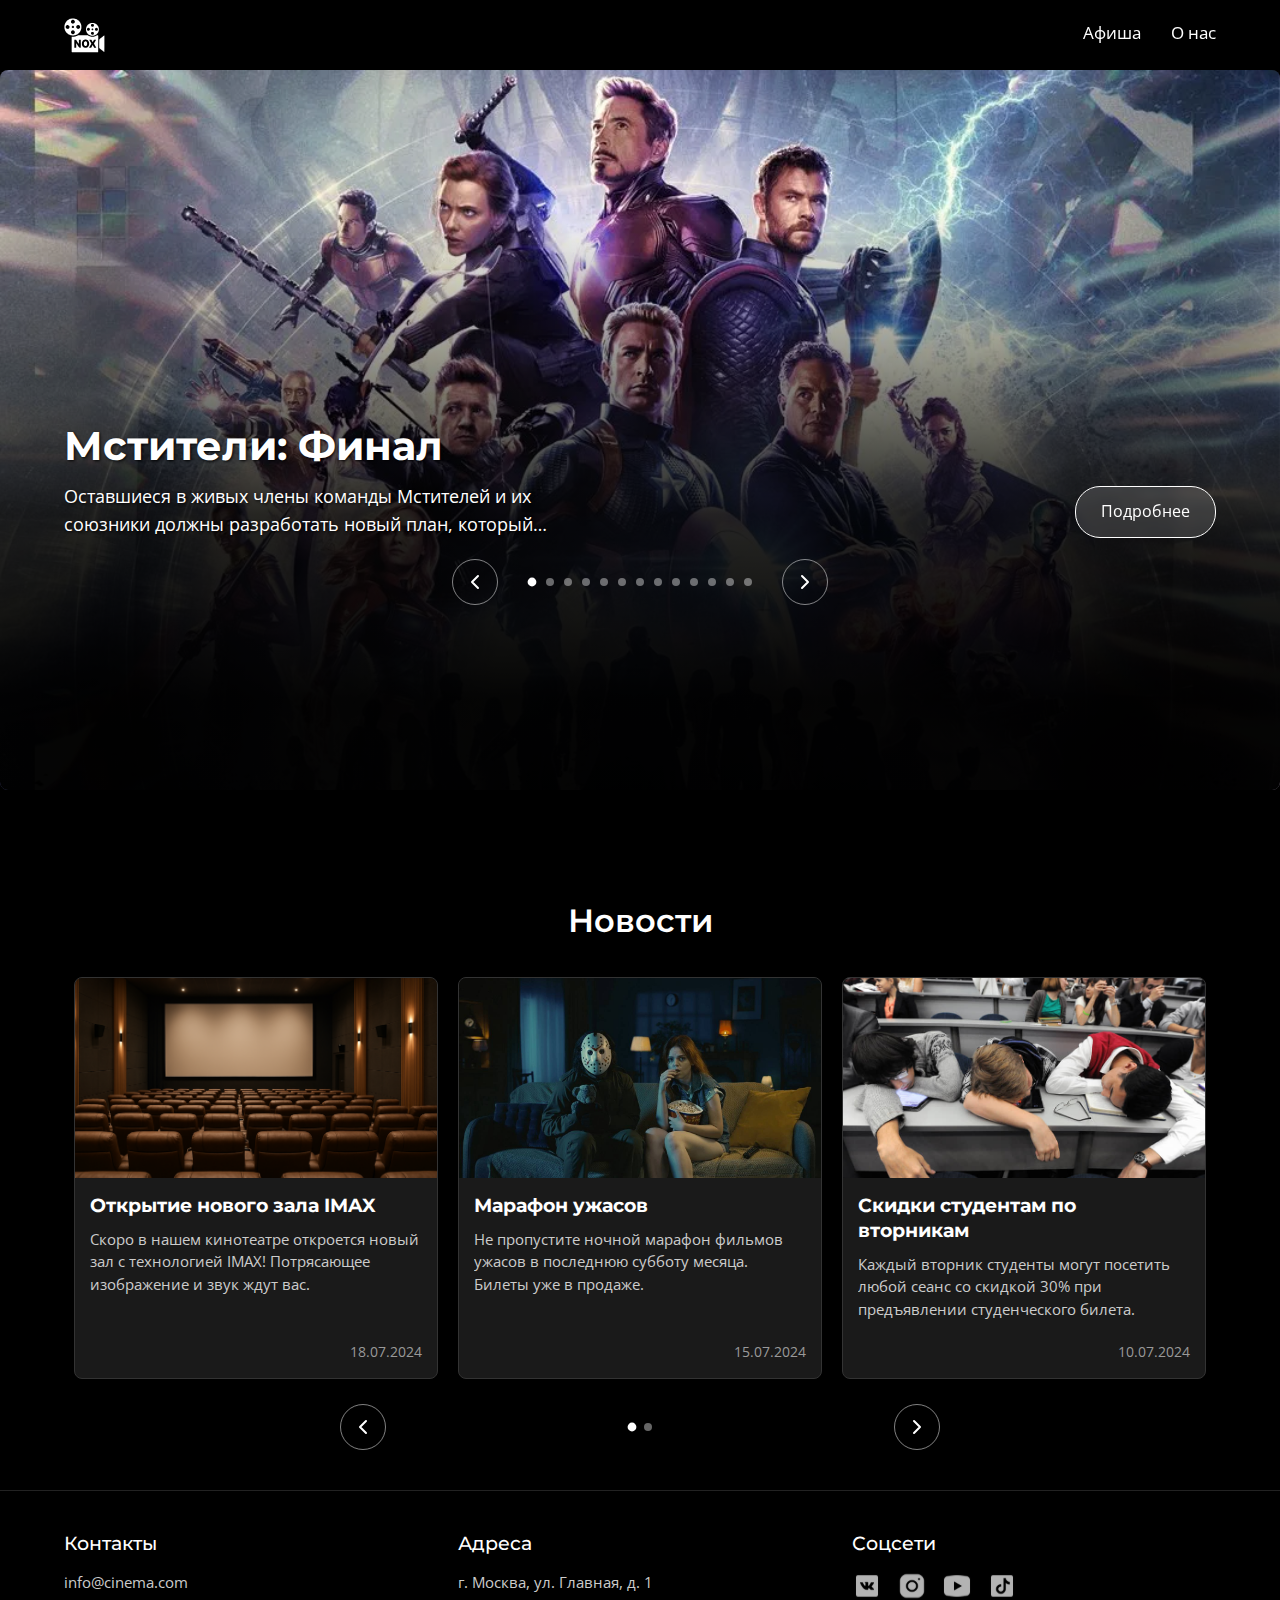
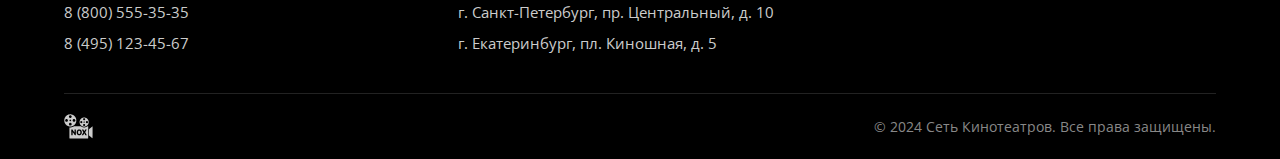
<file: Курсовой финал/index.html>
<!-- --- START OF FILE index.html (Новая структура) --- -->
<!DOCTYPE html>
<html lang="ru">
<head>
    <meta charset="UTF-8">
    <meta name="viewport" content="width=device-width, initial-scale=1.0">
    <title>Сеть Кинотеатров - Главная</title>
    <link rel="stylesheet" href="css/main.css"> 
</head>
<body>
    <div id="header-placeholder"></div>

    <main>

        <section class="recommendations">

            <div class="slider-container recommendations-slider-container">
                <div class="slides recommendations-slides">
                </div>

                <div class="slider-controls recommendations-controls">
                    <button class="slider-btn prev rec-prev" aria-label="Предыдущий слайд">
                        <svg width="24" height="24" viewBox="0 0 24 24" fill="none" xmlns="http://www.w3.org/2000/svg"><path d="M15 18L9 12L15 6" stroke="white" stroke-width="2" stroke-linecap="round" stroke-linejoin="round"/></svg>
                    </button>
                    <div class="slider-dots recommendations-dots">
                    </div>
                    <button class="slider-btn next rec-next" aria-label="Следующий слайд">
                        <svg width="24" height="24" viewBox="0 0 24 24" fill="none" xmlns="http://www.w3.org/2000/svg"><path d="M9 18L15 12L9 6" stroke="white" stroke-width="2" stroke-linecap="round" stroke-linejoin="round"/></svg>
                    </button>
                </div>

                <div class="recommendation-content-overlay" id="rec-content-overlay">
                    <div class="slide-text">
                        <h2 id="rec-title-overlay"></h2>
                        <p id="rec-description-overlay"></p>
                    </div>
                    <a href="#" class="details-button" id="rec-details-button-overlay">Подробнее</a>
                </div>

            </div>

            <div class="recommendation-content-below" id="rec-content-below">
                <div class="slide-text">
                    <h2 id="rec-title-below"></h2>
                    <p id="rec-description-below"></p>
                </div>
                <a href="#" class="details-button" id="rec-details-button-below">Подробнее</a>
            </div>

        </section>


        <section class="news">
            <h2 class="section-title">Новости</h2>
            <div class="slider-container news-slider-container">
                <div class="slides news-slides">
                </div>
                 <div class="slider-controls news-controls">
                     <button class="slider-btn prev news-prev" aria-label="Предыдущая новость">
                         <svg width="24" height="24" viewBox="0 0 24 24" fill="none" xmlns="http://www.w3.org/2000/svg"><path d="M15 18L9 12L15 6" stroke="white" stroke-width="2" stroke-linecap="round" stroke-linejoin="round"/></svg>
                     </button>
                    <div class="slider-dots news-dots">
                    </div>
                    <button class="slider-btn next news-next" aria-label="Следующая новость">
                        <svg width="24" height="24" viewBox="0 0 24 24" fill="none" xmlns="http://www.w3.org/2000/svg"><path d="M9 18L15 12L9 6" stroke="white" stroke-width="2" stroke-linecap="round" stroke-linejoin="round"/></svg>
                    </button>
                </div>
            </div>
        </section>

    </main>

    <div id="footer-placeholder"></div>

    <script src="js/commonLoader.js"></script>
    <script src="js/dataLoader.js"></script>
    <script src="js/slider.js"></script>
    <script src="js/home.js"></script>
</body>
</html>
<!-- --- END OF FILE index.html --- -->
</file>
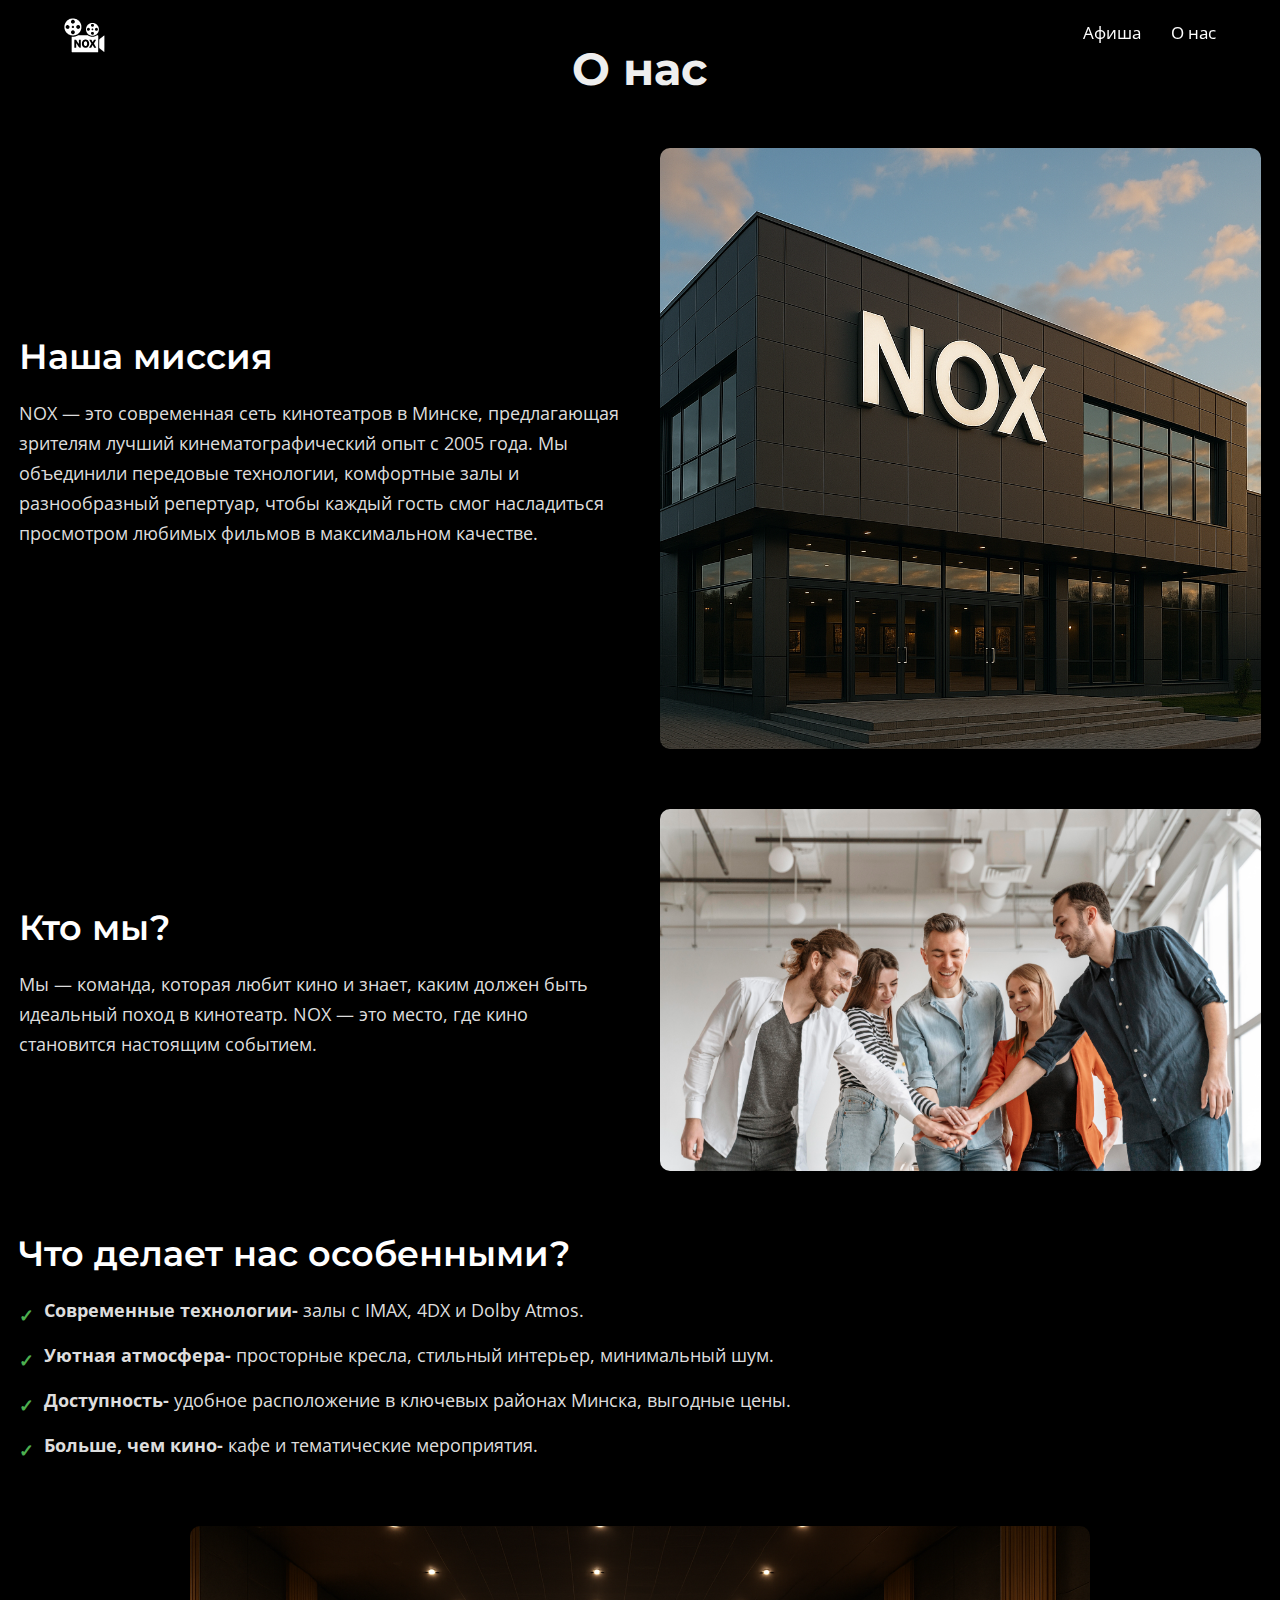
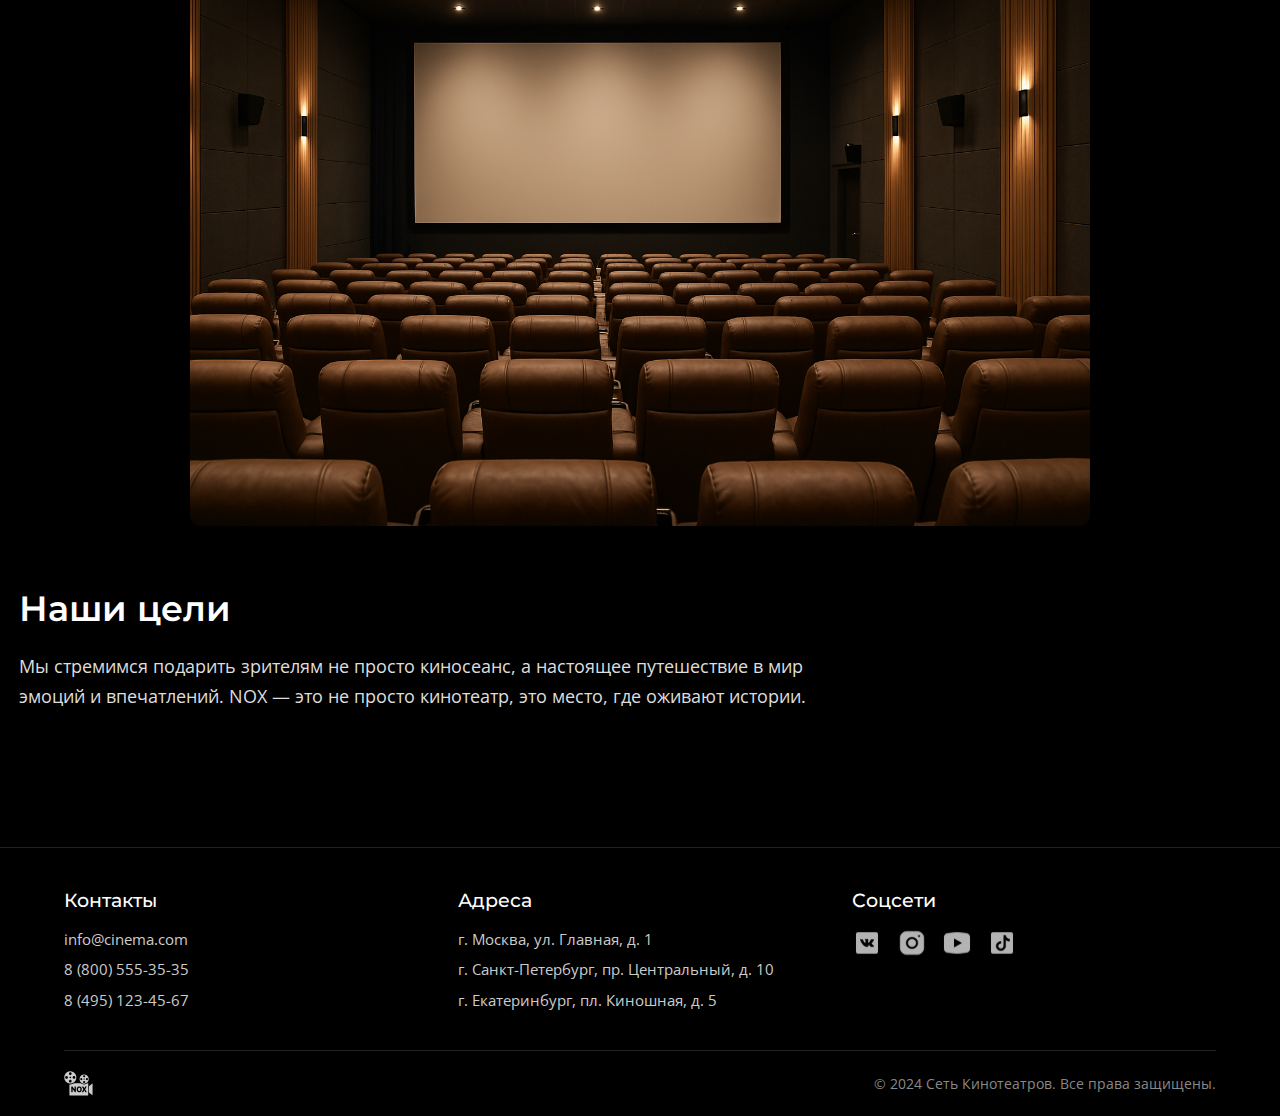
<file: Курсовой финал/about.html>
<!-- --- STARRT OF FILE about.html --- -->
<!DOCTYPE html>
<html lang="ru">
<head>
    <meta charset="UTF-8">
    <meta name="viewport" content="width=device-width, initial-scale=1.0">
    <title>О нас - Сеть Кинотеатров</title>
    <link rel="stylesheet" href="css/main.css">
</head>
<body>
    <div id="header-placeholder"></div>

    <main class="about-page">

        <h1>О нас</h1>

        <section class="about-section">
            <div class="about-text">
                <h2>Наша миссия</h2>
                <p>NOX — это современная сеть кинотеатров в Минске, предлагающая зрителям лучший кинематографический опыт с 2005 года. Мы объединили передовые технологии, комфортные залы и разнообразный репертуар, чтобы каждый гость смог насладиться просмотром любимых фильмов в максимальном качестве.</p>
            </div>
            <div class="about-image">
                <img src="images/NOX.png" alt="Комфортный зал кинотеатра">
            </div>
        </section>

        <section class="about-section">
           <div class="about-text">
                <h2>Кто мы?</h2>
                <p>Мы — команда, которая любит кино и знает, каким должен быть идеальный поход в кинотеатр. NOX — это место, где кино становится настоящим событием.</p>
            </div>
           <div class="about-image">
                <img src="images/TEAM.jpg" alt="Команда кинотеатра">
            </div>
        </section>

         <section class="about-section layout-full-width">
            <div class="about-text-full">
                <h2>Что делает нас особенными?</h2>
                <ul>
                    <li><strong>Современные технологии-</strong> залы с IMAX, 4DX и Dolby Atmos.</li>
                    <li><strong>Уютная атмосфера-</strong> просторные кресла, стильный интерьер, минимальный шум.</li>
                    <li><strong>Доступность-</strong>  удобное расположение в ключевых районах Минска, выгодные цены.</li>
                    <li><strong> Больше, чем кино-</strong>  кафе и тематические мероприятия.</li>
                </ul>
            </div>
            <div class="about-image-below">
                 <img src="images/ZAL.png" alt="Технологии кинопоказа">
            </div>
        </section>

        <section class="about-section layout-full-width">
            <div class="about-text-full">
                <h2>Наши цели</h2>
                <p>Мы стремимся подарить зрителям не просто киносеанс, а настоящее путешествие в мир эмоций и впечатлений. NOX — это не просто кинотеатр, это место, где оживают истории.</p>
            </div>
        </section>

    </main>

    <div id="footer-placeholder"></div>

    <script src="js/commonLoader.js"></script>
</body>
</html>
<!-- --- END OF FILE about.html --- -->
</file>
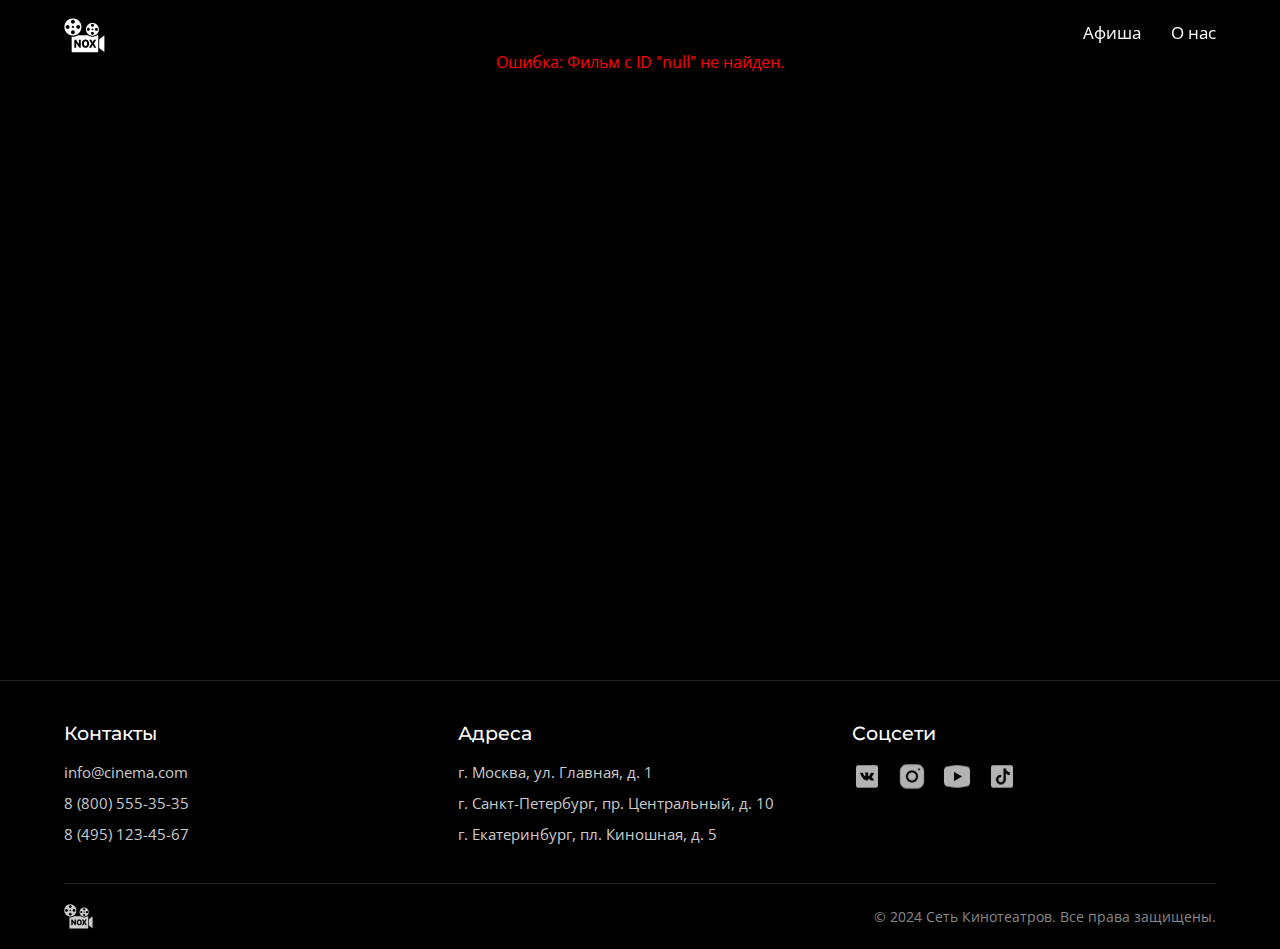
<file: Курсовой финал/movie-details.html>
<!-- --- START OF FILE movie-details.html --- -->
<!DOCTYPE html>
<html lang="ru">
<head>
    <meta charset="UTF-8">
    <meta name="viewport" content="width=device-width, initial-scale=1.0">
    <title>Название фильма - Сеть Кинотеатров</title>
    <link rel="stylesheet" href="css/main.css">
</head>
<body>
    <div id="header-placeholder"></div>

    <main class="movie-detail-page">
        <section class="movie-hero">
             <img src="" alt="" id="movie-hero-image">
            <div class="hero-overlay"></div>
            <button class="play-trailer" id="play-trailer-btn" aria-label="Смотреть трейлер">
                <svg width="80" height="80" viewBox="0 0 24 24" fill="none" xmlns="http://www.w3.org/2000/svg"><path d="M5 3L19 12L5 21V3Z" fill="white" stroke="white" stroke-width="1" stroke-linejoin="round"/></svg>
            </button>
        </section>

        <section class="movie-info">
            <h1 id="movie-title">Название фильма</h1>

            <div class="movie-meta">
                <p id="movie-genres">Жанры</p>
                <p id="movie-release">Премьера: дата</p>
                <p id="movie-duration">Продолжительность: мин.</p>
                <p id="movie-age">Возраст</p>
            </div>

            <p class="director-info"><strong>Режиссер:</strong> <span id="movie-director">Имя</span></p>

            <h2>Описание</h2>
            <p id="movie-description">Описание фильма...</p>

            <section class="movie-schedule-section" id="movie-schedule" style="display: none;">
                <h2>Расписание сеансов</h2>
                <div class="schedule-controls">
                    <label for="movie-date-selector">Выберите дату:</label>
                    <select id="movie-date-selector" aria-label="Выбор даты сеанса">
                    </select>
                </div>
                <div id="movie-showtimes-list" class="showtimes-list">
                    <p class="no-showtimes-message" style="display: none;">Нет сеансов на выбранную дату.</p>
                </div>
                 <p class="no-schedule-message" style="display: none;">К сожалению, для этого фильма нет доступных сеансов.</p>
            </section>

        </section>

        <div id="trailer-modal" class="modal">
            <div class="modal-content">
                <button class="close-modal" id="close-trailer-modal" aria-label="Закрыть трейлер">×</button>
                <div class="video-container">
                    <iframe id="trailer-iframe" width="560" height="315" src="" title="YouTube video player" frameborder="0" allow="accelerometer; autoplay; clipboard-write; encrypted-media; gyroscope; picture-in-picture; web-share" allowfullscreen></iframe>
                </div>
            </div>
        </div>
    </main>

    <div id="footer-placeholder"></div>

    <script src="js/commonLoader.js"></script>
    <script src="js/dataLoader.js"></script>
    <script src="js/moviePage.js"></script>
</body>
</html>
<!-- --- END OF FILE movie-details.html --- -->
</file>
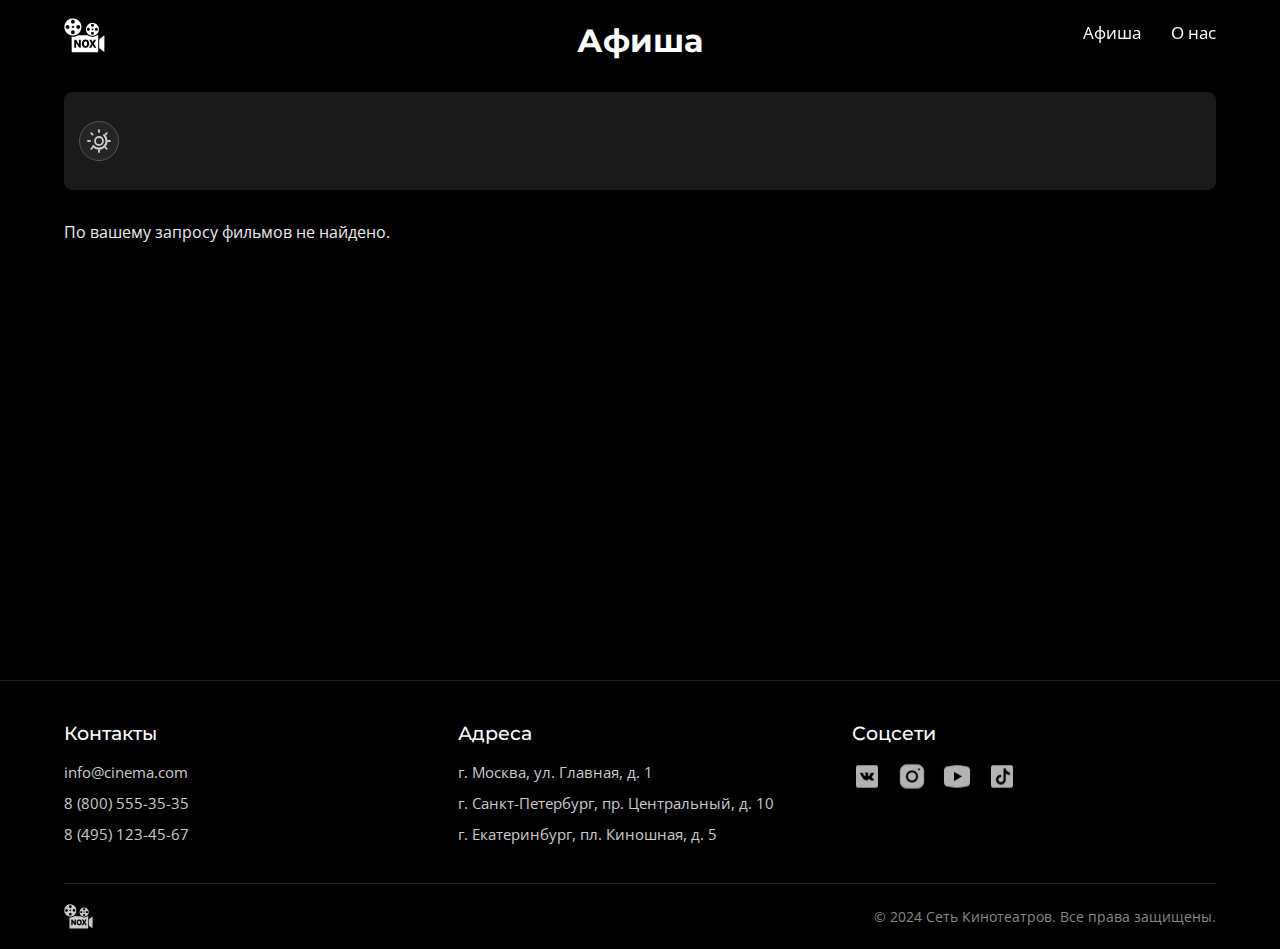
<file: Курсовой финал/schedule.html>
<!-- START OF FILE schedule.html -->
<!DOCTYPE html>
<html lang="ru">
<head>
    <meta charset="UTF-8">
    <meta name="viewport" content="width=device-width, initial-scale=1.0">
    <title>Афиша - Сеть Кинотеатров</title>
    <link rel="stylesheet" href="css/main.css">
</head>
<body>
    <div id="header-placeholder"></div>

    <main class="schedule-page">
        <h1>Афиша</h1>

        <section class="filters">

            <button class="filter-toggle-desktop" id="filter-toggle-desktop-btn" aria-label="Показать/скрыть фильтры" aria-expanded="false">
                <svg xmlns="http://www.w3.org/2000/svg" viewBox="0 0 24 24" fill="none" stroke="currentColor" stroke-width="2" stroke-linecap="round" stroke-linejoin="round">
                    <path d="M12 1v2m0 18v2M4.22 4.22l1.42 1.42m12.72 12.72l1.42 1.42M1 12h2m18 0h2M4.22 19.78l1.42-1.42M18.36 5.64l1.42-1.42"/>
                    <circle cx="12" cy="12" r="4"/>
                    <path d="M16.88 6.12A6.5 6.5 0 117.12 17.88"/>
                    <path d="M17.88 7.12A6.5 6.5 0 116.12 16.88"/>
                </svg>
            </button>

            <div class="filters-panel-desktop" id="filters-panel-desktop">
                <div class="filter-options">
                    <div class="filter-group"> <label for="date-filter">Дата:</label> <input type="date" id="date-filter"> </div>
                    <div class="filter-group"> <label for="genre-filter">Жанр:</label> <select id="genre-filter"> <option value="all">Все жанры</option> </select> </div>
                    <div class="filter-group"> <label for="age-filter">Возраст:</label> <select id="age-filter"> <option value="all">Любой</option> <option value="0+">0+</option> <option value="6+">6+</option> <option value="12+">12+</option> <option value="16+">16+</option> <option value="18+">18+</option> </select> </div>
                    <button id="apply-filters-desktop">Применить</button>
                </div>
            </div>

            <button class="filter-toggle-mobile" aria-label="Показать/скрыть фильтры" aria-expanded="false">Фильтры</button>

            <div class="filters-options-mobile" id="filters-options-mobile">
                 <div class="filter-options">
                    <div class="filter-group"> <label for="date-filter-mobile">Дата:</label> <input type="date" id="date-filter-mobile"> </div>
                    <div class="filter-group"> <label for="genre-filter-mobile">Жанр:</label> <select id="genre-filter-mobile"> <option value="all">Все жанры</option> </select> </div>
                    <div class="filter-group"> <label for="age-filter-mobile">Возраст:</label> <select id="age-filter-mobile"> <option value="all">Любой</option> <option value="0+">0+</option> <option value="6+">6+</option> <option value="12+">12+</option> <option value="16+">16+</option> <option value="18+">18+</option> </select> </div>
                    <button id="apply-filters-mobile">Применить</button>
                 </div>
            </div>

        </section>

        <section class="poster-grid">
        </section>
    </main>

    <div id="footer-placeholder"></div>
    <script src="js/commonLoader.js"></script>
    <script src="js/dataLoader.js"></script>
    <script src="js/schedule.js"></script>
</body>
</html>
<!-- END OF FILE schedule.html -->
</file>
<file: Курсовой финал/css/main.css>
@charset "UTF-8";
@font-face {
  font-family: "Montserrat Variable";
  src: url("fonts/Montserrat/Montserrat-VariableFont_wght.ttf") format("truetype");
  font-weight: 100 900;
  font-style: normal;
  font-display: swap;
}
@font-face {
  font-family: "Open Sans Variable";
  src: url("fonts/Open_Sans/OpenSans-VariableFont_wdth,wght.ttf") format("truetype");
  font-weight: 300 800;
  font-style: normal;
  font-display: swap;
}
* {
  margin: 0;
  padding: 0;
  box-sizing: border-box;
}

body {
  font-family: -apple-system, BlinkMacSystemFont, "Segoe UI", Roboto, Oxygen, Ubuntu, Cantarell, "Open Sans", "Helvetica Neue", sans-serif;
  line-height: 1.6;
  background-color: #000000;
  color: #eee;
  -webkit-font-smoothing: antialiased;
  -moz-osx-font-smoothing: grayscale;
}
body.no-scroll {
  overflow: hidden;
}

img {
  max-width: 100%;
  display: block;
  height: auto;
}

a {
  text-decoration: none;
  color: #fff;
  transition: color 0.2s ease;
}
a:hover {
  color: #ccc;
}

ul {
  list-style: none;
}

main {
  padding-top: 70px;
  min-height: calc(100vh - 70px - 150px);
}

.section-title {
  text-align: center;
  margin: 40px 0 30px 0;
  font-size: 2em;
  font-weight: 600;
  color: #fff;
}

#main-header {
  position: fixed;
  top: 0;
  left: 0;
  width: 100%;
  z-index: 1000;
  background-color: transparent;
  transition: background-color 0.3s ease, -webkit-backdrop-filter 0.3s ease;
  transition: background-color 0.3s ease, backdrop-filter 0.3s ease;
  transition: background-color 0.3s ease, backdrop-filter 0.3s ease, -webkit-backdrop-filter 0.3s ease;
  padding: 0 5%;
  color: #fff;
}
#main-header.scrolled {
  background-color: rgba(0, 0, 0, 0.7);
  backdrop-filter: blur(8px);
  -webkit-backdrop-filter: blur(8px);
}
#main-header nav {
  display: flex;
  justify-content: space-between;
  align-items: center;
  height: 70px;
}
#main-header .logo img {
  height: 35px;
}
#main-header .desktop-menu {
  display: flex;
  align-items: center;
  gap: 30px;
}
#main-header .desktop-menu a {
  font-size: 1.05em;
  color: #fff;
  transition: color 0.2s ease;
  position: relative;
  padding-bottom: 4px;
}
#main-header .desktop-menu a::after {
  content: "";
  position: absolute;
  left: 0;
  bottom: 0;
  width: 0;
  height: 2px;
  background-color: #fff;
  transition: width 0.3s ease;
}
#main-header .desktop-menu a:hover {
  color: #fff;
}
#main-header .desktop-menu a:hover::after {
  width: 100%;
}

.mobile-menu-toggle {
  display: none;
  background: none;
  border: none;
  cursor: pointer;
  padding: 5px;
}
.mobile-menu-toggle svg {
  display: block;
  stroke: #fff;
  width: 30px;
  height: 30px;
}

.mobile-menu {
  display: none;
  position: fixed;
  top: 0;
  right: 0;
  width: 80%;
  max-width: 300px;
  height: 100vh;
  background-color: rgba(10, 10, 10, 0.95);
  backdrop-filter: blur(10px);
  -webkit-backdrop-filter: blur(10px);
  padding: 70px 20px 20px;
  flex-direction: column;
  align-items: flex-start;
  transform: translateX(100%);
  transition: transform 0.3s cubic-bezier(0.25, 0.1, 0.25, 1);
  z-index: 1100;
  box-shadow: -5px 0 15px rgba(0, 0, 0, 0.3);
  overflow-y: auto;
}
.mobile-menu.open {
  display: flex;
  transform: translateX(0);
}
.mobile-menu a {
  color: #eee;
  font-size: 1.4em;
  margin-bottom: 15px;
  width: 100%;
  padding: 12px 0;
  border-bottom: 1px solid rgba(255, 255, 255, 0.1);
  transition: color 0.2s ease;
}
.mobile-menu a:hover {
  color: #fff;
}
.mobile-menu a:last-of-type {
  border-bottom: none;
}

.mobile-menu-close {
  position: absolute;
  top: 15px;
  right: 15px;
  background: none;
  border: none;
  cursor: pointer;
  padding: 5px;
  line-height: 0;
}
.mobile-menu-close svg {
  display: block;
  width: 24px;
  height: 24px;
  stroke: #fff !important;
}
.mobile-menu-close svg path {
  stroke: #fff !important;
}

#main-footer {
  background-color: #000000;
  color: #ccc;
  padding: 40px 5% 20px;
  border-top: 1px solid #222;
}
#main-footer .footer-columns {
  display: grid;
  grid-template-columns: repeat(auto-fit, minmax(200px, 1fr));
  gap: 30px;
  margin-bottom: 30px;
}
#main-footer .footer-column h3 {
  color: #fff;
  margin-bottom: 15px;
  font-size: 1.2em;
  font-weight: 500;
}
#main-footer .footer-column p, #main-footer .footer-column address {
  margin-bottom: 8px;
  color: #ccc;
  font-style: normal;
  font-size: 0.95em;
  line-height: 1.5;
}
#main-footer .footer-column a {
  color: #ccc;
}
#main-footer .footer-column a:hover {
  color: #fff;
}
#main-footer .social-icons {
  display: flex;
  gap: 15px;
  margin-top: 10px;
}
#main-footer .social-icons a {
  display: inline-block;
  width: 30px;
  height: 30px;
  opacity: 0.7;
  transition: opacity 0.2s ease;
}
#main-footer .social-icons a:hover {
  opacity: 1;
}
#main-footer .social-icons a svg {
  display: block;
  width: 100%;
  height: 100%;
  fill: #ccc;
}
#main-footer .footer-bottom {
  border-top: 1px solid #222;
  padding-top: 20px;
  display: flex;
  justify-content: space-between;
  align-items: center;
  flex-wrap: wrap;
  gap: 15px;
}
#main-footer .footer-bottom p {
  font-size: 0.85em;
  color: #888;
}
#main-footer .footer-logo img {
  height: 25px;
  opacity: 0.8;
}

.slider-container {
  position: relative;
  overflow: hidden;
}

.slides {
  display: flex;
}

.slide {
  flex-shrink: 0;
  width: 100%;
  position: relative;
}

.slider-btn {
  background-color: transparent;
  border: 1px solid rgba(255, 255, 255, 0.5);
  border-radius: 50%;
  cursor: pointer;
  padding: 10px;
  display: flex;
  align-items: center;
  justify-content: center;
  transition: border-color 0.3s ease, background-color 0.3s ease, opacity 0.3s ease;
  z-index: 10;
}
.slider-btn:not(:disabled):hover {
  background-color: rgba(255, 255, 255, 0.1);
  border-color: rgba(255, 255, 255, 0.8);
}
.slider-btn:disabled {
  opacity: 0.4;
  cursor: default;
  border-color: rgba(255, 255, 255, 0.2);
  background-color: transparent !important;
}
.slider-btn svg {
  display: block;
  width: 24px;
  height: 24px;
  stroke: #fff;
  stroke-width: 2;
}

.slider-controls {
  display: flex;
  justify-content: space-between;
  align-items: center;
  padding: 15px 0;
  width: 90%;
  max-width: 600px;
  margin: 10px auto 0;
  position: relative;
}

.slider-dots {
  display: flex;
  gap: 10px;
  z-index: 10;
  flex-grow: 1;
  justify-content: center;
  padding: 0 15px;
  flex-wrap: wrap;
}
.slider-dots .dot {
  width: 10px;
  height: 10px;
  background-color: rgba(255, 255, 255, 0.3);
  border: none;
  border-radius: 50%;
  cursor: pointer;
  transition: background-color 0.3s ease, transform 0.2s ease;
  padding: 0;
}
.slider-dots .dot:hover {
  transform: scale(1.2);
}
.slider-dots .dot.active {
  background-color: #fff;
  transform: scale(1.1);
}

.modal {
  display: none;
  position: fixed;
  z-index: 2000;
  left: 0;
  top: 0;
  width: 100%;
  height: 100%;
  overflow: auto;
  background-color: rgba(0, 0, 0, 0.85);
  align-items: center;
  justify-content: center;
}
.modal.open {
  display: flex;
}

.modal-content {
  position: relative;
  background-color: #111;
  margin: auto;
  padding: 0;
  border: 1px solid #444;
  width: 90%;
  max-width: 900px;
  box-shadow: 0 4px 8px 0 rgba(0, 0, 0, 0.2), 0 6px 20px 0 rgba(0, 0, 0, 0.19);
}

.close-modal {
  position: absolute;
  top: -18px;
  right: -18px;
  color: #fff;
  background-color: #000000;
  border: 2px solid #fff;
  border-radius: 50%;
  font-size: 24px;
  font-weight: bold;
  width: 36px;
  height: 36px;
  line-height: 32px;
  text-align: center;
  cursor: pointer;
  z-index: 10;
}
.close-modal:hover, .close-modal:focus {
  background-color: #333;
  color: #fff;
}

.video-container {
  position: relative;
  padding-bottom: 56.25%;
  height: 0;
  overflow: hidden;
}
.video-container iframe {
  position: absolute;
  top: 0;
  left: 0;
  width: 100%;
  height: 100%;
  border: none;
}

@media (max-width: 768px) {
  #main-header nav {
    height: 60px;
  }
  #main-header .logo img {
    height: 30px;
  }
  #main-header .desktop-menu {
    display: none;
  }
  .mobile-menu-toggle {
    display: block;
    color: #fff;
    stroke: #fff;
  }
  .mobile-menu-toggle svg path {
    stroke: #fff !important;
  }
  main {
    padding-top: 60px;
  }
  .section-title {
    font-size: 1.8em;
  }
  .footer-columns {
    grid-template-columns: 1fr;
    text-align: center;
  }
  .social-icons {
    justify-content: center;
  }
  .footer-bottom {
    flex-direction: column;
    text-align: center;
  }
  .slider-controls {
    width: 95%;
    padding: 10px 0;
    margin-top: 5px;
  }
  .slider-btn {
    padding: 8px;
  }
  .slider-btn svg {
    width: 20px;
    height: 20px;
  }
  .slider-dots {
    gap: 8px;
    padding: 0 10px;
  }
  .slider-dots .dot {
    width: 9px;
    height: 9px;
  }
}
@media (max-width: 480px) {
  .section-title {
    font-size: 1.6em;
  }
  #main-header nav {
    height: 55px;
  }
  main {
    padding-top: 55px;
  }
}
body {
  font-family: "Open Sans Variable", sans-serif;
  font-weight: 400;
  line-height: 1.6;
}

h1, h2, h3, h4, h5, h6 {
  font-family: "Montserrat Variable", sans-serif;
  font-weight: 700;
  margin-bottom: 0.8em;
  line-height: 1.3;
}

p, li, a, span, button, input, select, textarea {
  font-family: "Open Sans Variable", sans-serif;
  font-weight: 400;
}

button, input[type=submit], input[type=button] {
  font-weight: 600;
}

@font-face {
  font-family: "Montserrat Variable";
  src: url("fonts/Montserrat/Montserrat-VariableFont_wght.ttf") format("truetype");
  font-weight: 100 900;
  font-style: normal;
  font-display: swap;
}
@font-face {
  font-family: "Open Sans Variable";
  src: url("fonts/Open_Sans/OpenSans-VariableFont_wdth,wght.ttf") format("truetype");
  font-weight: 300 800;
  font-style: normal;
  font-display: swap;
}
* {
  margin: 0;
  padding: 0;
  box-sizing: border-box;
}

body {
  font-family: -apple-system, BlinkMacSystemFont, "Segoe UI", Roboto, Oxygen, Ubuntu, Cantarell, "Open Sans", "Helvetica Neue", sans-serif;
  line-height: 1.6;
  background-color: #000000;
  color: #eee;
  -webkit-font-smoothing: antialiased;
  -moz-osx-font-smoothing: grayscale;
}
body.no-scroll {
  overflow: hidden;
}

img {
  max-width: 100%;
  display: block;
  height: auto;
}

a {
  text-decoration: none;
  color: #fff;
  transition: color 0.2s ease;
}
a:hover {
  color: #ccc;
}

ul {
  list-style: none;
}

main {
  padding-top: 70px;
  min-height: calc(100vh - 70px - 150px);
}

.section-title {
  text-align: center;
  margin: 40px 0 30px 0;
  font-size: 2em;
  font-weight: 600;
  color: #fff;
}

#main-header {
  position: fixed;
  top: 0;
  left: 0;
  width: 100%;
  z-index: 1000;
  background-color: transparent;
  transition: background-color 0.3s ease, -webkit-backdrop-filter 0.3s ease;
  transition: background-color 0.3s ease, backdrop-filter 0.3s ease;
  transition: background-color 0.3s ease, backdrop-filter 0.3s ease, -webkit-backdrop-filter 0.3s ease;
  padding: 0 5%;
  color: #fff;
}
#main-header.scrolled {
  background-color: rgba(0, 0, 0, 0.7);
  backdrop-filter: blur(8px);
  -webkit-backdrop-filter: blur(8px);
}
#main-header nav {
  display: flex;
  justify-content: space-between;
  align-items: center;
  height: 70px;
}
#main-header .logo img {
  height: 35px;
}
#main-header .desktop-menu {
  display: flex;
  align-items: center;
  gap: 30px;
}
#main-header .desktop-menu a {
  font-size: 1.05em;
  color: #fff;
  transition: color 0.2s ease;
  position: relative;
  padding-bottom: 4px;
}
#main-header .desktop-menu a::after {
  content: "";
  position: absolute;
  left: 0;
  bottom: 0;
  width: 0;
  height: 2px;
  background-color: #fff;
  transition: width 0.3s ease;
}
#main-header .desktop-menu a:hover {
  color: #fff;
}
#main-header .desktop-menu a:hover::after {
  width: 100%;
}

.mobile-menu-toggle {
  display: none;
  background: none;
  border: none;
  cursor: pointer;
  padding: 5px;
}
.mobile-menu-toggle svg {
  display: block;
  stroke: #fff;
  width: 30px;
  height: 30px;
}

.mobile-menu {
  display: none;
  position: fixed;
  top: 0;
  right: 0;
  width: 80%;
  max-width: 300px;
  height: 100vh;
  background-color: rgba(10, 10, 10, 0.95);
  backdrop-filter: blur(10px);
  -webkit-backdrop-filter: blur(10px);
  padding: 70px 20px 20px;
  flex-direction: column;
  align-items: flex-start;
  transform: translateX(100%);
  transition: transform 0.3s cubic-bezier(0.25, 0.1, 0.25, 1);
  z-index: 1100;
  box-shadow: -5px 0 15px rgba(0, 0, 0, 0.3);
  overflow-y: auto;
}
.mobile-menu.open {
  display: flex;
  transform: translateX(0);
}
.mobile-menu a {
  color: #eee;
  font-size: 1.4em;
  margin-bottom: 15px;
  width: 100%;
  padding: 12px 0;
  border-bottom: 1px solid rgba(255, 255, 255, 0.1);
  transition: color 0.2s ease;
}
.mobile-menu a:hover {
  color: #fff;
}
.mobile-menu a:last-of-type {
  border-bottom: none;
}

.mobile-menu-close {
  position: absolute;
  top: 15px;
  right: 15px;
  background: none;
  border: none;
  cursor: pointer;
  padding: 5px;
  line-height: 0;
}
.mobile-menu-close svg {
  display: block;
  width: 24px;
  height: 24px;
  stroke: #fff !important;
}
.mobile-menu-close svg path {
  stroke: #fff !important;
}

#main-footer {
  background-color: #000000;
  color: #ccc;
  padding: 40px 5% 20px;
  border-top: 1px solid #222;
}
#main-footer .footer-columns {
  display: grid;
  grid-template-columns: repeat(auto-fit, minmax(200px, 1fr));
  gap: 30px;
  margin-bottom: 30px;
}
#main-footer .footer-column h3 {
  color: #fff;
  margin-bottom: 15px;
  font-size: 1.2em;
  font-weight: 500;
}
#main-footer .footer-column p, #main-footer .footer-column address {
  margin-bottom: 8px;
  color: #ccc;
  font-style: normal;
  font-size: 0.95em;
  line-height: 1.5;
}
#main-footer .footer-column a {
  color: #ccc;
}
#main-footer .footer-column a:hover {
  color: #fff;
}
#main-footer .social-icons {
  display: flex;
  gap: 15px;
  margin-top: 10px;
}
#main-footer .social-icons a {
  display: inline-block;
  width: 30px;
  height: 30px;
  opacity: 0.7;
  transition: opacity 0.2s ease;
}
#main-footer .social-icons a:hover {
  opacity: 1;
}
#main-footer .social-icons a svg {
  display: block;
  width: 100%;
  height: 100%;
  fill: #ccc;
}
#main-footer .footer-bottom {
  border-top: 1px solid #222;
  padding-top: 20px;
  display: flex;
  justify-content: space-between;
  align-items: center;
  flex-wrap: wrap;
  gap: 15px;
}
#main-footer .footer-bottom p {
  font-size: 0.85em;
  color: #888;
}
#main-footer .footer-logo img {
  height: 25px;
  opacity: 0.8;
}

.slider-container {
  position: relative;
  overflow: hidden;
}

.slides {
  display: flex;
}

.slide {
  flex-shrink: 0;
  width: 100%;
  position: relative;
}

.slider-btn {
  background-color: transparent;
  border: 1px solid rgba(255, 255, 255, 0.5);
  border-radius: 50%;
  cursor: pointer;
  padding: 10px;
  display: flex;
  align-items: center;
  justify-content: center;
  transition: border-color 0.3s ease, background-color 0.3s ease, opacity 0.3s ease;
  z-index: 10;
}
.slider-btn:not(:disabled):hover {
  background-color: rgba(255, 255, 255, 0.1);
  border-color: rgba(255, 255, 255, 0.8);
}
.slider-btn:disabled {
  opacity: 0.4;
  cursor: default;
  border-color: rgba(255, 255, 255, 0.2);
  background-color: transparent !important;
}
.slider-btn svg {
  display: block;
  width: 24px;
  height: 24px;
  stroke: #fff;
  stroke-width: 2;
}

.slider-controls {
  display: flex;
  justify-content: space-between;
  align-items: center;
  padding: 15px 0;
  width: 90%;
  max-width: 600px;
  margin: 10px auto 0;
  position: relative;
}

.slider-dots {
  display: flex;
  gap: 10px;
  z-index: 10;
  flex-grow: 1;
  justify-content: center;
  padding: 0 15px;
  flex-wrap: wrap;
}
.slider-dots .dot {
  width: 10px;
  height: 10px;
  background-color: rgba(255, 255, 255, 0.3);
  border: none;
  border-radius: 50%;
  cursor: pointer;
  transition: background-color 0.3s ease, transform 0.2s ease;
  padding: 0;
}
.slider-dots .dot:hover {
  transform: scale(1.2);
}
.slider-dots .dot.active {
  background-color: #fff;
  transform: scale(1.1);
}

.modal {
  display: none;
  position: fixed;
  z-index: 2000;
  left: 0;
  top: 0;
  width: 100%;
  height: 100%;
  overflow: auto;
  background-color: rgba(0, 0, 0, 0.85);
  align-items: center;
  justify-content: center;
}
.modal.open {
  display: flex;
}

.modal-content {
  position: relative;
  background-color: #111;
  margin: auto;
  padding: 0;
  border: 1px solid #444;
  width: 90%;
  max-width: 900px;
  box-shadow: 0 4px 8px 0 rgba(0, 0, 0, 0.2), 0 6px 20px 0 rgba(0, 0, 0, 0.19);
}

.close-modal {
  position: absolute;
  top: -18px;
  right: -18px;
  color: #fff;
  background-color: #000000;
  border: 2px solid #fff;
  border-radius: 50%;
  font-size: 24px;
  font-weight: bold;
  width: 36px;
  height: 36px;
  line-height: 32px;
  text-align: center;
  cursor: pointer;
  z-index: 10;
}
.close-modal:hover, .close-modal:focus {
  background-color: #333;
  color: #fff;
}

.video-container {
  position: relative;
  padding-bottom: 56.25%;
  height: 0;
  overflow: hidden;
}
.video-container iframe {
  position: absolute;
  top: 0;
  left: 0;
  width: 100%;
  height: 100%;
  border: none;
}

@media (max-width: 768px) {
  #main-header nav {
    height: 60px;
  }
  #main-header .logo img {
    height: 30px;
  }
  #main-header .desktop-menu {
    display: none;
  }
  .mobile-menu-toggle {
    display: block;
    color: #fff;
    stroke: #fff;
  }
  .mobile-menu-toggle svg path {
    stroke: #fff !important;
  }
  main {
    padding-top: 60px;
  }
  .section-title {
    font-size: 1.8em;
  }
  .footer-columns {
    grid-template-columns: 1fr;
    text-align: center;
  }
  .social-icons {
    justify-content: center;
  }
  .footer-bottom {
    flex-direction: column;
    text-align: center;
  }
  .slider-controls {
    width: 95%;
    padding: 10px 0;
    margin-top: 5px;
  }
  .slider-btn {
    padding: 8px;
  }
  .slider-btn svg {
    width: 20px;
    height: 20px;
  }
  .slider-dots {
    gap: 8px;
    padding: 0 10px;
  }
  .slider-dots .dot {
    width: 9px;
    height: 9px;
  }
}
@media (max-width: 480px) {
  .section-title {
    font-size: 1.6em;
  }
  #main-header nav {
    height: 55px;
  }
  main {
    padding-top: 55px;
  }
}
body {
  font-family: "Open Sans Variable", sans-serif;
  font-weight: 400;
  line-height: 1.6;
}

h1, h2, h3, h4, h5, h6 {
  font-family: "Montserrat Variable", sans-serif;
  font-weight: 700;
  margin-bottom: 0.8em;
  line-height: 1.3;
}

p, li, a, span, button, input, select, textarea {
  font-family: "Open Sans Variable", sans-serif;
  font-weight: 400;
}

button, input[type=submit], input[type=button] {
  font-weight: 600;
}

.recommendations {
  background-color: #000000;
  position: relative;
  margin-bottom: 30px;
  padding-bottom: 0;
}

.recommendations .slider-container.recommendations-slider-container {
  margin-bottom: 0;
  position: relative;
  border-radius: 8px;
  overflow: hidden;
}

.recommendations .slides.recommendations-slides {
  display: flex;
}

.recommendations .slide {
  width: 100%;
  aspect-ratio: 16/9;
  position: relative;
  background-color: #111;
  overflow: hidden;
  flex-shrink: 0;
  box-sizing: border-box;
}
.recommendations .slide img {
  display: block;
  width: 100%;
  height: 100%;
  -o-object-fit: cover;
     object-fit: cover;
  -o-object-position: center center;
     object-position: center center;
  position: absolute;
  top: 0;
  left: 0;
  z-index: 1;
}
.recommendations .slide::after {
  content: "";
  position: absolute;
  bottom: 0;
  left: 0;
  width: 100%;
  height: 85%;
  background: linear-gradient(to top, rgba(0, 0, 0, 0.98) 15%, rgba(0, 0, 0, 0.85) 45%, rgba(0, 0, 0, 0) 95%);
  z-index: 2;
  pointer-events: none;
  transition: height 0.3s ease, background 0.3s ease;
}

.recommendations .slider-controls.recommendations-controls {
  position: absolute;
  bottom: 25%;
  left: 50%;
  transform: translateX(-50%);
  width: auto;
  max-width: 90%;
  padding: 5px 10px;
  z-index: 4;
  margin: 0;
  display: flex;
  gap: 15px;
  align-items: center;
  opacity: 1;
  visibility: visible;
  transition: all 0.3s ease-in-out;
}
.recommendations .slider-controls.recommendations-controls .slider-btn svg {
  stroke-width: 1.5;
  stroke: #fff;
}
.recommendations .slider-controls.recommendations-controls .dot {
  width: 8px;
  height: 8px;
  background-color: rgba(255, 255, 255, 0.4);
  border-radius: 50%;
  transition: background-color 0.3s ease;
}
.recommendations .slider-controls.recommendations-controls .dot.active {
  background-color: #fff;
}

.recommendations .recommendation-content-overlay {
  position: absolute;
  bottom: 35%;
  left: 5%;
  right: 5%;
  z-index: 3;
  display: flex;
  justify-content: space-between;
  align-items: flex-end;
  gap: 15px;
  color: #fff;
  pointer-events: none;
  opacity: 1;
  visibility: visible;
  transition: opacity 0.3s ease-in-out, visibility 0.3s ease-in-out, bottom 0.3s ease, left 0.3s ease, right 0.3s ease;
}
.recommendations .recommendation-content-overlay > * {
  pointer-events: auto;
}
.recommendations .recommendation-content-overlay .slide-text {
  flex-grow: 1;
  min-width: 0;
}
.recommendations .recommendation-content-overlay .slide-text h2 {
  font-size: 2.5em;
  margin-bottom: 10px;
  text-shadow: 1px 1px 3px rgba(0, 0, 0, 0.9);
}
.recommendations .recommendation-content-overlay .slide-text p {
  font-size: 1.1em;
  max-width: 550px;
  display: -webkit-box;
  -webkit-line-clamp: 2;
  line-clamp: 2;
  -webkit-box-orient: vertical;
  overflow: hidden;
  text-overflow: ellipsis;
  margin-bottom: 0;
  text-shadow: 1px 1px 3px rgba(0, 0, 0, 0.9);
}
.recommendations .recommendation-content-overlay .details-button {
  padding: 12px 25px;
  border: 1px solid #fff;
  color: #fff;
  background-color: rgba(255, 255, 255, 0.15);
  backdrop-filter: blur(4px);
  -webkit-backdrop-filter: blur(4px);
  border-radius: 25px;
  text-decoration: none;
  transition: all 0.3s ease;
  white-space: nowrap;
  flex-shrink: 0;
  cursor: pointer;
  display: inline-block;
}
.recommendations .recommendation-content-overlay .details-button:hover {
  background-color: rgba(255, 255, 255, 0.3);
  transform: scale(1.03);
}

.recommendations .recommendation-content-below {
  display: none;
  flex-direction: column;
  align-items: center;
  text-align: center;
  padding: 0 5%;
  margin-top: 0;
  color: #fff;
  opacity: 1;
  visibility: visible;
  transition: opacity 0.3s ease-in-out, visibility 0.3s ease-in-out;
}
.recommendations .recommendation-content-below .slide-text {
  margin-bottom: 0;
}
.recommendations .recommendation-content-below .slide-text h2 {
  font-size: 1.8em;
  margin: 0 0 8px 0;
  text-shadow: none;
}
.recommendations .recommendation-content-below .slide-text p {
  font-size: 1em;
  max-width: 95%;
  margin: 0 auto;
  line-height: 1.4;
  text-shadow: none;
  display: block !important;
  -webkit-line-clamp: unset !important;
  line-clamp: unset !important;
  overflow: visible !important;
}
.recommendations .recommendation-content-below .details-button {
  display: none !important;
}

@media (max-width: 992px) {
  .recommendations {
    padding-bottom: 40px;
  }
  .recommendations .slide::after {
    height: 50%;
    background: linear-gradient(to top, rgba(0, 0, 0, 0.85) 5%, rgba(0, 0, 0, 0.5) 45%, rgba(0, 0, 0, 0) 90%);
  }
  .recommendations .slider-controls.recommendations-controls {
    position: relative !important;
    z-index: auto !important;
    bottom: auto !important;
    left: auto !important;
    transform: none !important;
    margin: 25px auto 0 auto !important;
    width: 90% !important;
    max-width: 450px !important;
    padding: 8px 15px !important;
    background-color: transparent !important;
    -webkit-backdrop-filter: none !important;
            backdrop-filter: none !important;
    justify-content: center;
  }
  .recommendations .recommendation-content-overlay {
    justify-content: flex-end !important;
    bottom: 26% !important;
    left: auto !important;
    right: 5% !important;
    width: auto !important;
    gap: 0 !important;
  }
  .recommendations .recommendation-content-overlay .slide-text {
    display: none !important;
  }
  .recommendations .recommendation-content-overlay .details-button {
    padding: 10px 22px !important;
    font-size: 1em !important;
  }
  .recommendations .recommendation-content-below {
    display: flex !important;
    margin-top: 20px !important;
  }
}
@media (max-width: 480px) {
  .recommendations {
    padding-bottom: 30px;
  }
  .recommendations .slide::after {
    height: 40%;
    background: linear-gradient(to top, rgba(0, 0, 0, 0.8) 5%, rgba(0, 0, 0, 0.4) 50%, rgba(0, 0, 0, 0) 90%);
  }
  .recommendations .slider-controls.recommendations-controls {
    margin-top: 20px !important;
    padding: 6px 12px !important;
    gap: 12px;
  }
  .recommendations .slider-controls.recommendations-controls .dot {
    width: 6px;
    height: 6px;
  }
  .recommendations .slider-controls.recommendations-controls .slider-btn svg {
    width: 20px;
    height: 20px;
  }
  .recommendations .recommendation-content-overlay {
    bottom: 29% !important;
    right: 3% !important;
  }
  .recommendations .recommendation-content-overlay .details-button {
    padding: 8px 18px !important;
    font-size: 0.9em !important;
  }
  .recommendations .recommendation-content-below {
    margin-top: 15px !important;
    padding: 0 3%;
  }
  .recommendations .recommendation-content-below .slide-text h2 {
    font-size: 1.5em !important;
  }
  .recommendations .recommendation-content-below .slide-text p {
    font-size: 0.9em !important;
    line-height: 1.3;
    max-width: 100%;
  }
}
.news {
  padding: 40px 5%;
  color: #fff;
  overflow: hidden;
}
.news .section-title {
  color: #fff;
  margin-bottom: 30px;
}
.news .slider-container.news-slider-container {
  max-width: 1200px;
  margin: 0 auto;
  position: relative;
  padding-top: 5px;
}
.news .slides.news-slides {
  display: flex;
  margin-left: 0;
}
.news .news-slides > .slide.news-slide {
  box-sizing: border-box;
  flex-shrink: 0;
  min-width: 0;
  padding: 0 10px;
  flex-basis: 33.3333333333%;
}
@media (max-width: 992px) {
  .news .news-slides > .slide.news-slide {
    flex-basis: 50%;
  }
}
@media (max-width: 768px) {
  .news .news-slides > .slide.news-slide {
    flex-basis: 100%;
    padding: 0 5px;
  }
}
.news .news-item {
  background: #1a1a1a;
  border: 1px solid #333;
  border-radius: 8px;
  overflow: hidden;
  display: flex;
  flex-direction: column;
  height: 100%;
  transition: border-color 0.3s ease, transform 0.3s ease;
}
.news .news-item:hover {
  transform: translateY(-3px);
  border-color: #595959;
}
.news .news-item img {
  width: 100%;
  height: 200px;
  -o-object-fit: cover;
     object-fit: cover;
  display: block;
}
@media (max-width: 480px) {
  .news .news-item img {
    height: 180px;
  }
}
.news .news-item-content {
  padding: 15px;
  flex-grow: 1;
  display: flex;
  flex-direction: column;
}
.news .news-item-content h3 {
  font-size: 1.2em;
  margin: 0 0 10px 0;
  color: #fff;
  line-height: 1.3;
}
.news .news-item-content p {
  font-size: 0.95em;
  margin: 0 0 10px 0;
  color: #ccc;
  line-height: 1.5;
  display: -webkit-box;
  -webkit-line-clamp: 3;
  line-clamp: 3;
  -webkit-box-orient: vertical;
  overflow: hidden;
  text-overflow: ellipsis;
  flex-grow: 1;
}
@media (max-width: 480px) {
  .news .news-item-content p {
    -webkit-line-clamp: 2;
    line-clamp: 2;
    font-size: 0.9em;
  }
}
.news .news-item-date {
  font-size: 0.85em;
  color: #999999;
  margin-top: auto;
  padding-top: 10px;
  text-align: right;
}
.news .slider-controls.news-controls {
  position: relative;
  bottom: auto;
  left: auto;
  transform: none;
  width: 90%;
  max-width: 600px;
  margin: 25px auto 0;
  display: flex;
  justify-content: space-between;
  align-items: center;
  padding: 0;
}
.news .slider-controls.news-controls .slider-btn svg {
  stroke: #fff;
}
.news .slider-controls.news-controls .slider-dots {
  flex-grow: 1;
  display: flex;
  justify-content: center;
  gap: 8px;
}
.news .slider-controls.news-controls .dot {
  width: 8px;
  height: 8px;
  background-color: rgba(255, 255, 255, 0.4);
  border-radius: 50%;
}
.news .slider-controls.news-controls .dot.active {
  background-color: #fff;
}
@media (max-width: 480px) {
  .news .slider-controls.news-controls {
    margin-top: 20px;
  }
}

@font-face {
  font-family: "Montserrat Variable";
  src: url("fonts/Montserrat/Montserrat-VariableFont_wght.ttf") format("truetype");
  font-weight: 100 900;
  font-style: normal;
  font-display: swap;
}
@font-face {
  font-family: "Open Sans Variable";
  src: url("fonts/Open_Sans/OpenSans-VariableFont_wdth,wght.ttf") format("truetype");
  font-weight: 300 800;
  font-style: normal;
  font-display: swap;
}
* {
  margin: 0;
  padding: 0;
  box-sizing: border-box;
}

body {
  font-family: -apple-system, BlinkMacSystemFont, "Segoe UI", Roboto, Oxygen, Ubuntu, Cantarell, "Open Sans", "Helvetica Neue", sans-serif;
  line-height: 1.6;
  background-color: #000000;
  color: #eee;
  -webkit-font-smoothing: antialiased;
  -moz-osx-font-smoothing: grayscale;
}
body.no-scroll {
  overflow: hidden;
}

img {
  max-width: 100%;
  display: block;
  height: auto;
}

a {
  text-decoration: none;
  color: #fff;
  transition: color 0.2s ease;
}
a:hover {
  color: #ccc;
}

ul {
  list-style: none;
}

main {
  padding-top: 70px;
  min-height: calc(100vh - 70px - 150px);
}

.section-title {
  text-align: center;
  margin: 40px 0 30px 0;
  font-size: 2em;
  font-weight: 600;
  color: #fff;
}

#main-header {
  position: fixed;
  top: 0;
  left: 0;
  width: 100%;
  z-index: 1000;
  background-color: transparent;
  transition: background-color 0.3s ease, -webkit-backdrop-filter 0.3s ease;
  transition: background-color 0.3s ease, backdrop-filter 0.3s ease;
  transition: background-color 0.3s ease, backdrop-filter 0.3s ease, -webkit-backdrop-filter 0.3s ease;
  padding: 0 5%;
  color: #fff;
}
#main-header.scrolled {
  background-color: rgba(0, 0, 0, 0.7);
  backdrop-filter: blur(8px);
  -webkit-backdrop-filter: blur(8px);
}
#main-header nav {
  display: flex;
  justify-content: space-between;
  align-items: center;
  height: 70px;
}
#main-header .logo img {
  height: 35px;
}
#main-header .desktop-menu {
  display: flex;
  align-items: center;
  gap: 30px;
}
#main-header .desktop-menu a {
  font-size: 1.05em;
  color: #fff;
  transition: color 0.2s ease;
  position: relative;
  padding-bottom: 4px;
}
#main-header .desktop-menu a::after {
  content: "";
  position: absolute;
  left: 0;
  bottom: 0;
  width: 0;
  height: 2px;
  background-color: #fff;
  transition: width 0.3s ease;
}
#main-header .desktop-menu a:hover {
  color: #fff;
}
#main-header .desktop-menu a:hover::after {
  width: 100%;
}

.mobile-menu-toggle {
  display: none;
  background: none;
  border: none;
  cursor: pointer;
  padding: 5px;
}
.mobile-menu-toggle svg {
  display: block;
  stroke: #fff;
  width: 30px;
  height: 30px;
}

.mobile-menu {
  display: none;
  position: fixed;
  top: 0;
  right: 0;
  width: 80%;
  max-width: 300px;
  height: 100vh;
  background-color: rgba(10, 10, 10, 0.95);
  backdrop-filter: blur(10px);
  -webkit-backdrop-filter: blur(10px);
  padding: 70px 20px 20px;
  flex-direction: column;
  align-items: flex-start;
  transform: translateX(100%);
  transition: transform 0.3s cubic-bezier(0.25, 0.1, 0.25, 1);
  z-index: 1100;
  box-shadow: -5px 0 15px rgba(0, 0, 0, 0.3);
  overflow-y: auto;
}
.mobile-menu.open {
  display: flex;
  transform: translateX(0);
}
.mobile-menu a {
  color: #eee;
  font-size: 1.4em;
  margin-bottom: 15px;
  width: 100%;
  padding: 12px 0;
  border-bottom: 1px solid rgba(255, 255, 255, 0.1);
  transition: color 0.2s ease;
}
.mobile-menu a:hover {
  color: #fff;
}
.mobile-menu a:last-of-type {
  border-bottom: none;
}

.mobile-menu-close {
  position: absolute;
  top: 15px;
  right: 15px;
  background: none;
  border: none;
  cursor: pointer;
  padding: 5px;
  line-height: 0;
}
.mobile-menu-close svg {
  display: block;
  width: 24px;
  height: 24px;
  stroke: #fff !important;
}
.mobile-menu-close svg path {
  stroke: #fff !important;
}

#main-footer {
  background-color: #000000;
  color: #ccc;
  padding: 40px 5% 20px;
  border-top: 1px solid #222;
}
#main-footer .footer-columns {
  display: grid;
  grid-template-columns: repeat(auto-fit, minmax(200px, 1fr));
  gap: 30px;
  margin-bottom: 30px;
}
#main-footer .footer-column h3 {
  color: #fff;
  margin-bottom: 15px;
  font-size: 1.2em;
  font-weight: 500;
}
#main-footer .footer-column p, #main-footer .footer-column address {
  margin-bottom: 8px;
  color: #ccc;
  font-style: normal;
  font-size: 0.95em;
  line-height: 1.5;
}
#main-footer .footer-column a {
  color: #ccc;
}
#main-footer .footer-column a:hover {
  color: #fff;
}
#main-footer .social-icons {
  display: flex;
  gap: 15px;
  margin-top: 10px;
}
#main-footer .social-icons a {
  display: inline-block;
  width: 30px;
  height: 30px;
  opacity: 0.7;
  transition: opacity 0.2s ease;
}
#main-footer .social-icons a:hover {
  opacity: 1;
}
#main-footer .social-icons a svg {
  display: block;
  width: 100%;
  height: 100%;
  fill: #ccc;
}
#main-footer .footer-bottom {
  border-top: 1px solid #222;
  padding-top: 20px;
  display: flex;
  justify-content: space-between;
  align-items: center;
  flex-wrap: wrap;
  gap: 15px;
}
#main-footer .footer-bottom p {
  font-size: 0.85em;
  color: #888;
}
#main-footer .footer-logo img {
  height: 25px;
  opacity: 0.8;
}

.slider-container {
  position: relative;
  overflow: hidden;
}

.slides {
  display: flex;
}

.slide {
  flex-shrink: 0;
  width: 100%;
  position: relative;
}

.slider-btn {
  background-color: transparent;
  border: 1px solid rgba(255, 255, 255, 0.5);
  border-radius: 50%;
  cursor: pointer;
  padding: 10px;
  display: flex;
  align-items: center;
  justify-content: center;
  transition: border-color 0.3s ease, background-color 0.3s ease, opacity 0.3s ease;
  z-index: 10;
}
.slider-btn:not(:disabled):hover {
  background-color: rgba(255, 255, 255, 0.1);
  border-color: rgba(255, 255, 255, 0.8);
}
.slider-btn:disabled {
  opacity: 0.4;
  cursor: default;
  border-color: rgba(255, 255, 255, 0.2);
  background-color: transparent !important;
}
.slider-btn svg {
  display: block;
  width: 24px;
  height: 24px;
  stroke: #fff;
  stroke-width: 2;
}

.slider-controls {
  display: flex;
  justify-content: space-between;
  align-items: center;
  padding: 15px 0;
  width: 90%;
  max-width: 600px;
  margin: 10px auto 0;
  position: relative;
}

.slider-dots {
  display: flex;
  gap: 10px;
  z-index: 10;
  flex-grow: 1;
  justify-content: center;
  padding: 0 15px;
  flex-wrap: wrap;
}
.slider-dots .dot {
  width: 10px;
  height: 10px;
  background-color: rgba(255, 255, 255, 0.3);
  border: none;
  border-radius: 50%;
  cursor: pointer;
  transition: background-color 0.3s ease, transform 0.2s ease;
  padding: 0;
}
.slider-dots .dot:hover {
  transform: scale(1.2);
}
.slider-dots .dot.active {
  background-color: #fff;
  transform: scale(1.1);
}

.modal {
  display: none;
  position: fixed;
  z-index: 2000;
  left: 0;
  top: 0;
  width: 100%;
  height: 100%;
  overflow: auto;
  background-color: rgba(0, 0, 0, 0.85);
  align-items: center;
  justify-content: center;
}
.modal.open {
  display: flex;
}

.modal-content {
  position: relative;
  background-color: #111;
  margin: auto;
  padding: 0;
  border: 1px solid #444;
  width: 90%;
  max-width: 900px;
  box-shadow: 0 4px 8px 0 rgba(0, 0, 0, 0.2), 0 6px 20px 0 rgba(0, 0, 0, 0.19);
}

.close-modal {
  position: absolute;
  top: -18px;
  right: -18px;
  color: #fff;
  background-color: #000000;
  border: 2px solid #fff;
  border-radius: 50%;
  font-size: 24px;
  font-weight: bold;
  width: 36px;
  height: 36px;
  line-height: 32px;
  text-align: center;
  cursor: pointer;
  z-index: 10;
}
.close-modal:hover, .close-modal:focus {
  background-color: #333;
  color: #fff;
}

.video-container {
  position: relative;
  padding-bottom: 56.25%;
  height: 0;
  overflow: hidden;
}
.video-container iframe {
  position: absolute;
  top: 0;
  left: 0;
  width: 100%;
  height: 100%;
  border: none;
}

@media (max-width: 768px) {
  #main-header nav {
    height: 60px;
  }
  #main-header .logo img {
    height: 30px;
  }
  #main-header .desktop-menu {
    display: none;
  }
  .mobile-menu-toggle {
    display: block;
    color: #fff;
    stroke: #fff;
  }
  .mobile-menu-toggle svg path {
    stroke: #fff !important;
  }
  main {
    padding-top: 60px;
  }
  .section-title {
    font-size: 1.8em;
  }
  .footer-columns {
    grid-template-columns: 1fr;
    text-align: center;
  }
  .social-icons {
    justify-content: center;
  }
  .footer-bottom {
    flex-direction: column;
    text-align: center;
  }
  .slider-controls {
    width: 95%;
    padding: 10px 0;
    margin-top: 5px;
  }
  .slider-btn {
    padding: 8px;
  }
  .slider-btn svg {
    width: 20px;
    height: 20px;
  }
  .slider-dots {
    gap: 8px;
    padding: 0 10px;
  }
  .slider-dots .dot {
    width: 9px;
    height: 9px;
  }
}
@media (max-width: 480px) {
  .section-title {
    font-size: 1.6em;
  }
  #main-header nav {
    height: 55px;
  }
  main {
    padding-top: 55px;
  }
}
body {
  font-family: "Open Sans Variable", sans-serif;
  font-weight: 400;
  line-height: 1.6;
}

h1, h2, h3, h4, h5, h6 {
  font-family: "Montserrat Variable", sans-serif;
  font-weight: 700;
  margin-bottom: 0.8em;
  line-height: 1.3;
}

p, li, a, span, button, input, select, textarea {
  font-family: "Open Sans Variable", sans-serif;
  font-weight: 400;
}

button, input[type=submit], input[type=button] {
  font-weight: 600;
}

.movie-detail-page {
  padding-top: 0;
}

.movie-hero {
  position: relative;
  width: 100%;
  height: 90vh;
  min-height: 400px;
  overflow: hidden;
  display: flex;
  align-items: center;
  justify-content: center;
  background-color: #000000;
}
.movie-hero #movie-hero-image {
  position: absolute;
  top: 0;
  left: 0;
  width: 100%;
  height: 100%;
  -o-object-fit: cover;
     object-fit: cover;
  -o-object-position: center top;
     object-position: center top;
  z-index: 1;
  opacity: 0.8;
}
.movie-hero .hero-overlay {
  position: absolute;
  top: 0;
  left: 0;
  width: 100%;
  height: 100%;
  background: linear-gradient(to top, rgb(0, 0, 0) 0%, rgba(0, 0, 0, 0.9) 0%, rgba(0, 0, 0, 0.5) 20%, transparent 50%);
  z-index: 2;
}
.movie-hero .play-trailer {
  position: relative;
  z-index: 3;
  background: rgba(0, 0, 0, 0.5);
  border: 1px solid rgba(255, 255, 255, 0.5);
  border-radius: 50%;
  cursor: pointer;
  padding: 15px;
  display: flex;
  align-items: center;
  justify-content: center;
  transition: background-color 0.3s ease, transform 0.3s ease, border-color 0.3s ease;
}
.movie-hero .play-trailer svg {
  width: 50px;
  height: 50px;
  fill: rgba(255, 255, 255, 0.9);
  transition: fill 0.3s ease;
}
.movie-hero .play-trailer:hover {
  background: rgba(0, 0, 0, 0.7);
  border-color: rgba(255, 255, 255, 0.8);
  transform: scale(1.08);
}
.movie-hero .play-trailer:hover svg {
  fill: #fff;
}

.movie-info {
  background-color: transparent;
  box-shadow: none;
  border-radius: 0;
  border: none;
  max-width: none;
  margin: 0;
  padding: 40px 5%;
  position: static;
  z-index: auto;
  color: #eee;
}
.movie-info #movie-title {
  font-size: 2.5em;
  margin-bottom: 25px;
  color: #fff;
  text-align: left;
}
.movie-info .movie-meta {
  margin-bottom: 20px;
  border: none;
  padding: 0;
}
.movie-info .movie-meta p {
  color: #ccc;
  font-size: 1em;
  margin-bottom: 8px;
  line-height: 1.4;
  text-align: left;
}
.movie-info .director-info {
  font-size: 1em;
  margin-bottom: 30px;
  color: #d5d5d5;
  text-align: left;
}
.movie-info .director-info strong {
  color: #fff;
}
.movie-info h2 {
  font-size: 1.8em;
  margin-top: 0;
  margin-bottom: 15px;
  color: #fff;
  border-bottom: none;
  display: block;
  text-align: left;
}
.movie-info #movie-description {
  margin-bottom: 15px;
  line-height: 1.7;
  color: #d5d5d5;
  text-align: left;
}

.movie-schedule-section {
  margin-top: 40px;
  padding-top: 30px;
  display: none;
}

.schedule-controls {
  margin-bottom: 25px;
  display: none;
  align-items: center;
  gap: 10px;
  flex-wrap: wrap;
}
.schedule-controls label {
  font-size: 1em;
  color: #ccc;
}
.schedule-controls select#movie-date-selector {
  padding: 8px 12px;
  background-color: #1a1a1a;
  color: #eee;
  border: 1px solid #333;
  border-radius: 5px;
  font-size: 1em;
  min-width: 180px;
  cursor: pointer;
  -webkit-appearance: none;
  -moz-appearance: none;
  appearance: none;
  background-image: url('data:image/svg+xml;utf8,<svg xmlns="http://www.w3.org/2000/svg" width="16" height="16" fill="%23ccc" viewBox="0 0 16 16"><path fill-rule="evenodd" d="M1.646 4.646a.5.5 0 0 1 .708 0L8 10.293l5.646-5.647a.5.5 0 0 1 .708.708l-6 6a.5.5 0 0 1-.708 0l-6-6a.5.5 0 0 1 0-.708z"/></svg>');
  background-repeat: no-repeat;
  background-position: right 10px center;
  padding-right: 30px;
}
.schedule-controls select#movie-date-selector:focus {
  outline: none;
  border-color: #666666;
}

.showtimes-list {
  display: none;
  flex-wrap: wrap;
  gap: 12px;
  opacity: 1;
  visibility: visible;
  transition: opacity 0.3s ease-in-out, visibility 0s linear 0s;
}
.showtimes-list.fade-out {
  opacity: 0;
  visibility: hidden;
  transition: opacity 0.3s ease-in-out, visibility 0s linear 0.3s;
}
.showtimes-list .time-slot {
  display: inline-block;
  padding: 8px 15px;
  background-color: rgba(255, 255, 255, 0.08);
  border: 1px solid rgba(255, 255, 255, 0.2);
  color: #eee;
  border-radius: 20px;
  font-size: 0.95em;
  cursor: default;
  transition: background-color 0.2s ease, border-color 0.2s ease;
}

.no-showtimes-message {
  color: #ccc;
  font-style: italic;
  width: 100%;
  display: none;
  opacity: 1;
  visibility: visible;
  transition: opacity 0.3s ease-in-out, visibility 0s linear 0s;
}
.no-showtimes-message.fade-out {
  opacity: 0;
  visibility: hidden;
  transition: opacity 0.3s ease-in-out, visibility 0s linear 0.3s;
}

.no-schedule-message {
  color: #ccc;
  font-style: italic;
  text-align: center;
  margin-top: 20px;
  display: none;
}

@media (max-width: 768px) {
  .movie-hero {
    height: 60vh;
  }
  .movie-info {
    padding: 30px 5%;
  }
  .movie-info #movie-title {
    font-size: 2em;
  }
  .movie-info .movie-meta p, .movie-info .director-info {
    font-size: 0.95em;
  }
  .movie-info h2 {
    font-size: 1.5em;
  }
}
@media (max-width: 480px) {
  .movie-info #movie-title {
    font-size: 1.8em;
  }
  .movie-info h2 {
    font-size: 1.4em;
  }
  .schedule-controls {
    flex-direction: column;
    align-items: flex-start;
    gap: 8px;
    margin-bottom: 20px;
  }
  .schedule-controls select#movie-date-selector {
    width: 100%;
    min-width: 0;
  }
  .showtimes-list {
    gap: 10px;
  }
  .showtimes-list .time-slot {
    padding: 7px 12px;
    font-size: 0.9em;
  }
}
.schedule-page {
  padding: 20px 5%;
}
.schedule-page h1 {
  text-align: center;
  margin-bottom: 30px;
  color: #fff;
}

.filters {
  background-color: #1a1a1a;
  padding: 15px;
  margin-bottom: 30px;
  border-radius: 8px;
  position: relative;
}

.filter-toggle-desktop {
  position: relative;
  top: 0;
  left: 0;
  z-index: 15;
  background-color: rgba(40, 40, 40, 0.8);
  border: 1px solid #555;
  color: #ccc;
  border-radius: 50%;
  width: 40px;
  height: 40px;
  padding: 0;
  cursor: pointer;
  transition: background-color 0.3s ease, border-color 0.3s ease, transform 0.35s ease;
  display: none;
  align-items: center;
  justify-content: center;
  -webkit-backdrop-filter: blur(2px);
          backdrop-filter: blur(2px);
  flex-shrink: 0;
}
.filter-toggle-desktop svg {
  display: block;
  width: 24px;
  height: 24px;
  stroke: currentColor;
  stroke-width: 1.8;
  stroke-linecap: round;
  stroke-linejoin: round;
  fill: none;
}
.filter-toggle-desktop:hover {
  background-color: rgba(60, 60, 60, 0.9);
  border-color: #888888;
}
.filter-toggle-desktop.active {
  transform: rotate(90deg);
  background-color: rgba(70, 70, 70, 0.95);
  border-color: #bbbbbb;
}

.filter-toggle-mobile {
  display: none;
  width: 100%;
  padding: 10px 15px;
  background-color: #333;
  color: #fff;
  border: none;
  border-radius: 5px;
  cursor: pointer;
  font-size: 1.1em;
  text-align: center;
  transition: border-radius 0.1s ease-in-out;
}
.filter-toggle-mobile[aria-expanded=true] {
  border-bottom-left-radius: 0;
  border-bottom-right-radius: 0;
}

.filters-panel-desktop {
  flex-grow: 1;
  min-width: 0;
  margin-left: 15px;
  overflow: hidden;
  max-width: 0;
  opacity: 0;
  visibility: hidden;
  transition: max-width 0.35s ease-in-out, opacity 0.28s ease-in-out, visibility 0s 0.35s;
  display: flex;
  align-items: center;
}
.filters-panel-desktop.is-visible {
  max-width: 1500px;
  opacity: 1;
  visibility: visible;
  transition: max-width 0.35s ease-in-out, opacity 0.35s ease-in-out, visibility 0s 0s;
}
.filters-panel-desktop .filter-options {
  display: flex;
  flex-direction: row;
  flex-wrap: nowrap;
  align-items: center;
  gap: 15px;
  padding: 0;
  width: 100%;
  box-sizing: border-box;
  margin-bottom: 5px;
  margin-left: 5px;
}
.filters-panel-desktop .filter-options .filter-group {
  display: flex;
  flex-direction: column;
  gap: 5px;
  color: #ccc;
}
.filters-panel-desktop .filter-options .filter-group label {
  font-weight: bold;
  font-size: 0.9em;
  color: #888;
}
.filters-panel-desktop .filter-options .filter-group input, .filters-panel-desktop .filter-options .filter-group select {
  width: auto;
  min-width: 130px;
  padding: 6px 8px;
  border: 1px solid #444;
  background-color: #333;
  color: #eee;
  border-radius: 4px;
  font-size: 0.9em;
}
.filters-panel-desktop .filter-options .filter-group input[type=date]::-webkit-calendar-picker-indicator {
  filter: invert(1);
  cursor: pointer;
}
.filters-panel-desktop .filter-options #apply-filters-desktop {
  width: auto;
  margin-left: 10px;
  margin-top: 0;
  height: 34px;
  align-self: center;
  padding: 8px 15px;
  background-color: #4CAF50;
  color: #fff;
  border: none;
  border-radius: 5px;
  cursor: pointer;
  transition: background-color 0.2s ease;
}
.filters-panel-desktop .filter-options #apply-filters-desktop:hover {
  background-color: #419645;
}

.filters-options-mobile {
  position: absolute;
  left: 15px;
  right: 15px;
  top: calc(100% - 5px);
  z-index: 10;
  background-color: #333;
  border: 1px solid #444;
  border-top: none;
  border-radius: 0 0 8px 8px;
  box-shadow: 0 5px 10px rgba(0, 0, 0, 0.2);
  overflow: hidden;
  opacity: 0;
  transform: translateY(-10px);
  visibility: hidden;
  transition: opacity 0.35s ease-in-out, transform 0.35s ease-in-out, visibility 0s 0.35s;
}
.filters-options-mobile.is-visible {
  opacity: 1;
  transform: translateY(0);
  visibility: visible;
  transition: opacity 0.35s ease-in-out, transform 0.35s ease-in-out, visibility 0s 0s;
}
.filters-options-mobile .filter-options {
  display: flex;
  flex-direction: column;
  align-items: stretch;
  gap: 15px;
  padding: 15px;
}
.filters-options-mobile .filter-options .filter-group label {
  color: #888;
  margin-bottom: 4px;
  font-size: 0.85em;
}
.filters-options-mobile .filter-options .filter-group input, .filters-options-mobile .filter-options .filter-group select {
  background-color: #404040;
  border: 1px solid #444;
  color: #eee;
  border-radius: 4px;
  padding: 10px 12px;
  width: 100%;
  min-width: 0;
  font-size: 1em;
  box-sizing: border-box;
}
.filters-options-mobile .filter-options .filter-group input:focus, .filters-options-mobile .filter-options .filter-group select:focus {
  border-color: #6a6a6a;
  outline: none;
}
.filters-options-mobile .filter-options .filter-group input[type=date]::-webkit-calendar-picker-indicator {
  filter: invert(1);
  cursor: pointer;
}
.filters-options-mobile .filter-options #apply-filters-mobile {
  background-color: #4CAF50;
  color: #fff;
  width: 100%;
  margin-left: 0;
  margin-top: 10px;
  height: auto;
  padding: 12px 20px;
  border: none;
  border-radius: 5px;
  font-size: 1.05em;
  font-weight: 500;
  cursor: pointer;
  transition: background-color 0.2s ease;
}
.filters-options-mobile .filter-options #apply-filters-mobile:hover {
  background-color: #419645;
}

.poster-grid {
  display: grid;
  grid-template-columns: repeat(auto-fill, minmax(280px, 1fr));
  gap: 30px;
}

.poster-item {
  position: relative;
  display: block;
  border-radius: 10px;
  overflow: hidden;
  transition: transform 0.3s ease, box-shadow 0.3s ease;
}
.poster-item:hover {
  transform: translateY(-5px);
  box-shadow: 0 8px 20px rgba(0, 0, 0, 0.4);
}
.poster-item:hover img {
  transform: scale(1.05);
}
.poster-item:hover .poster-overlay {
  opacity: 1;
  pointer-events: auto;
}
.poster-item:hover .poster-details-button {
  transform: scale(1);
}
.poster-item img {
  width: 100%;
  aspect-ratio: 387.33/581;
  -o-object-fit: cover;
     object-fit: cover;
  display: block;
  transition: transform 0.4s ease;
}
.poster-item .poster-overlay {
  position: absolute;
  top: 0;
  left: 0;
  width: 100%;
  height: 100%;
  background: rgba(0, 0, 0, 0.5);
  display: flex;
  align-items: center;
  justify-content: center;
  opacity: 0;
  transition: opacity 0.4s ease;
  pointer-events: none;
}
.poster-item .poster-details-button {
  padding: 10px 20px;
  border: 1px solid #fff;
  color: #fff;
  background-color: rgba(255, 255, 255, 0.2);
  backdrop-filter: blur(5px);
  -webkit-backdrop-filter: blur(5px);
  border-radius: 20px;
  text-align: center;
  font-size: 1em;
  cursor: pointer;
  transform: scale(0.9);
  transition: background-color 0.3s ease, transform 0.3s ease;
}
.poster-item .poster-details-button:hover {
  background-color: rgba(255, 255, 255, 0.4);
}

@media (min-width: 993px) {
  .filters {
    padding: 15px;
    display: flex;
    align-items: center;
    min-height: 70px;
    overflow: visible;
  }
  .filters-panel .filter-options {
    min-height: 40px;
  }
  .filter-toggle-desktop {
    display: inline-flex !important;
  }
  .filter-toggle-mobile {
    display: none !important;
  }
  .filters-options-mobile {
    display: none !important;
  }
  .poster-grid {
    grid-template-columns: repeat(3, 1fr);
  }
}
@media (max-width: 992px) {
  .filters {
    overflow: visible;
    padding: 15px;
    min-height: 0;
  }
  .filter-toggle-mobile {
    display: block !important;
  }
  .filter-toggle-desktop {
    display: none !important;
  }
  .filters-panel-desktop {
    display: none !important;
  }
}
@media (max-width: 992px) and (max-width: 768px) {
  .poster-grid {
    grid-template-columns: repeat(auto-fill, minmax(200px, 1fr));
    gap: 20px;
  }
}
@media (max-width: 992px) and (max-width: 480px) {
  .poster-grid {
    grid-template-columns: repeat(2, 1fr);
    gap: 15px;
  }
}
/* --- START OF FILE css/about.css --- */
.about-page {
  padding-top: 40px;
  padding-bottom: 60px;
  max-width: 1400px;
  margin: 0 auto;
  padding-left: 1.5%;
  padding-right: 1.5%;
}

.about-section {
  display: flex;
  flex-wrap: wrap;
  gap: 40px;
  margin-bottom: 60px;
  align-items: center;
}

.about-text,
.about-image {
  flex: 1;
  min-width: 300px;
}

.about-text h1,
.about-text h2,
.about-text-full h2 {
  color: #fff;
  margin-bottom: 20px;
  font-weight: 600;
}

.about-page > h1 {
  font-size: 2.8em;
  text-align: center;
  width: 100%;
  margin-bottom: 50px;
}

.about-text h2,
.about-text-full h2 {
  font-size: 2.2em;
  text-align: left;
}

.about-text p,
.about-text-full p,
.about-text-full li {
  color: #ddd;
  font-size: 1.1em;
  line-height: 1.7;
  margin-bottom: 15px;
  text-align: left;
}

.about-text-full ul {
  list-style: none;
  padding-left: 0;
  text-align: left;
}

.about-text-full li {
  padding-left: 25px;
  position: relative;
}

.about-text-full li::before {
  content: "✓";
  position: absolute;
  left: 0;
  top: 5px;
  color: #4CAF50;
  font-weight: bold;
}

.about-image img {
  display: block;
  width: 100%;
  height: auto;
  border-radius: 10px;
  box-shadow: 0 5px 15px rgba(0, 0, 0, 0.3);
}

.about-section.layout-full-width {
  flex-direction: column;
  align-items: flex-start;
  gap: 30px;
}

.about-text-full {
  width: 100%;
  max-width: 850px;
  margin: 0;
}

.about-image-below {
  width: 100%;
  max-width: 900px;
  margin-top: 20px;
  align-self: center;
}

.about-image-below img {
  border-radius: 10px;
  box-shadow: 0 5px 15px rgba(0, 0, 0, 0.3);
}

@media (max-width: 768px) {
  .about-page {
    padding-left: 4%;
    padding-right: 4%;
  }
  .about-page > h1 {
    font-size: 2.2em;
    text-align: center;
    margin-bottom: 40px;
  }
  .about-text h2,
  .about-text-full h2 {
    font-size: 1.8em;
    text-align: left;
  }
  .about-text p,
  .about-text-full p,
  .about-text-full li {
    font-size: 1em;
    text-align: left;
  }
  .about-section:not(.layout-full-width) {
    flex-direction: column;
    gap: 30px;
  }
  .about-section.layout-text-right {
    flex-direction: column;
  }
  .about-text, .about-image {
    min-width: unset;
    width: 100%;
  }
  .about-text-full {
    max-width: 100%;
  }
}
/* --- END OF FILE css/about.css --- *//*# sourceMappingURL=main.css.map */
</file>
